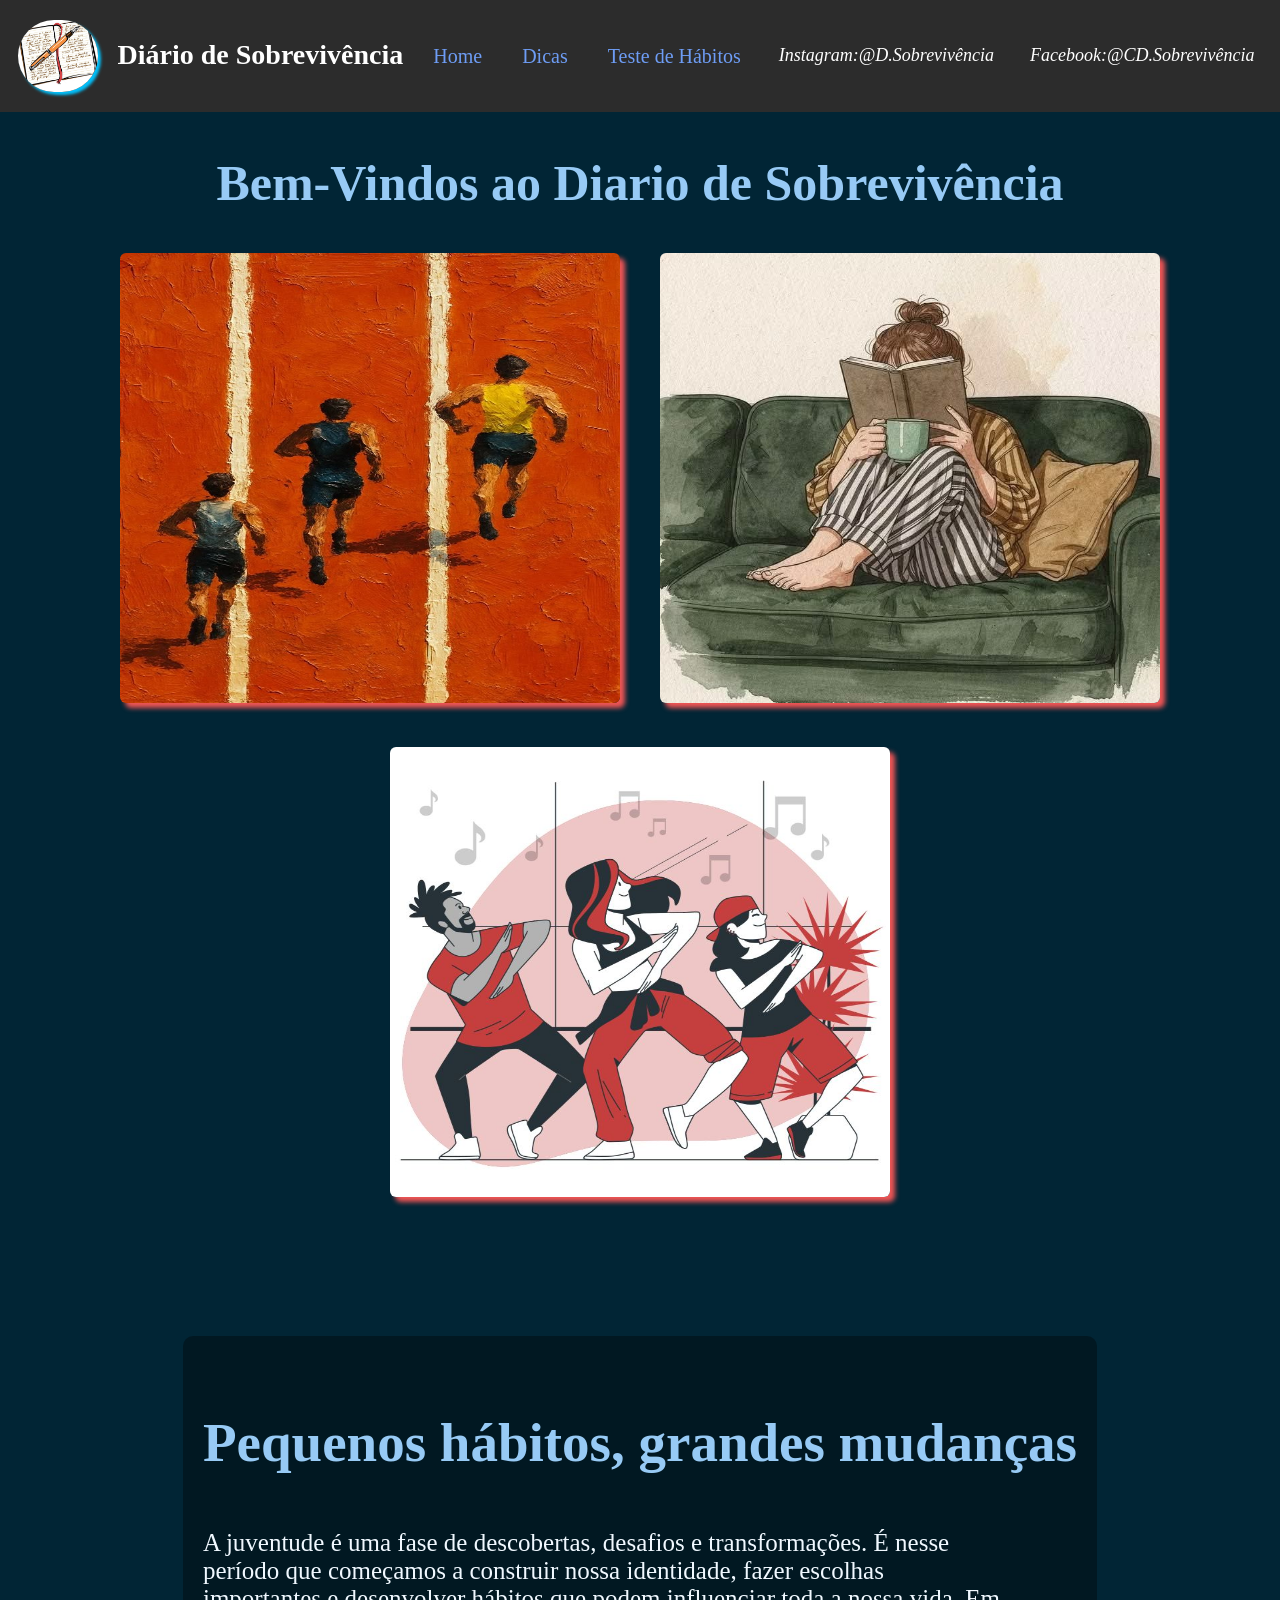
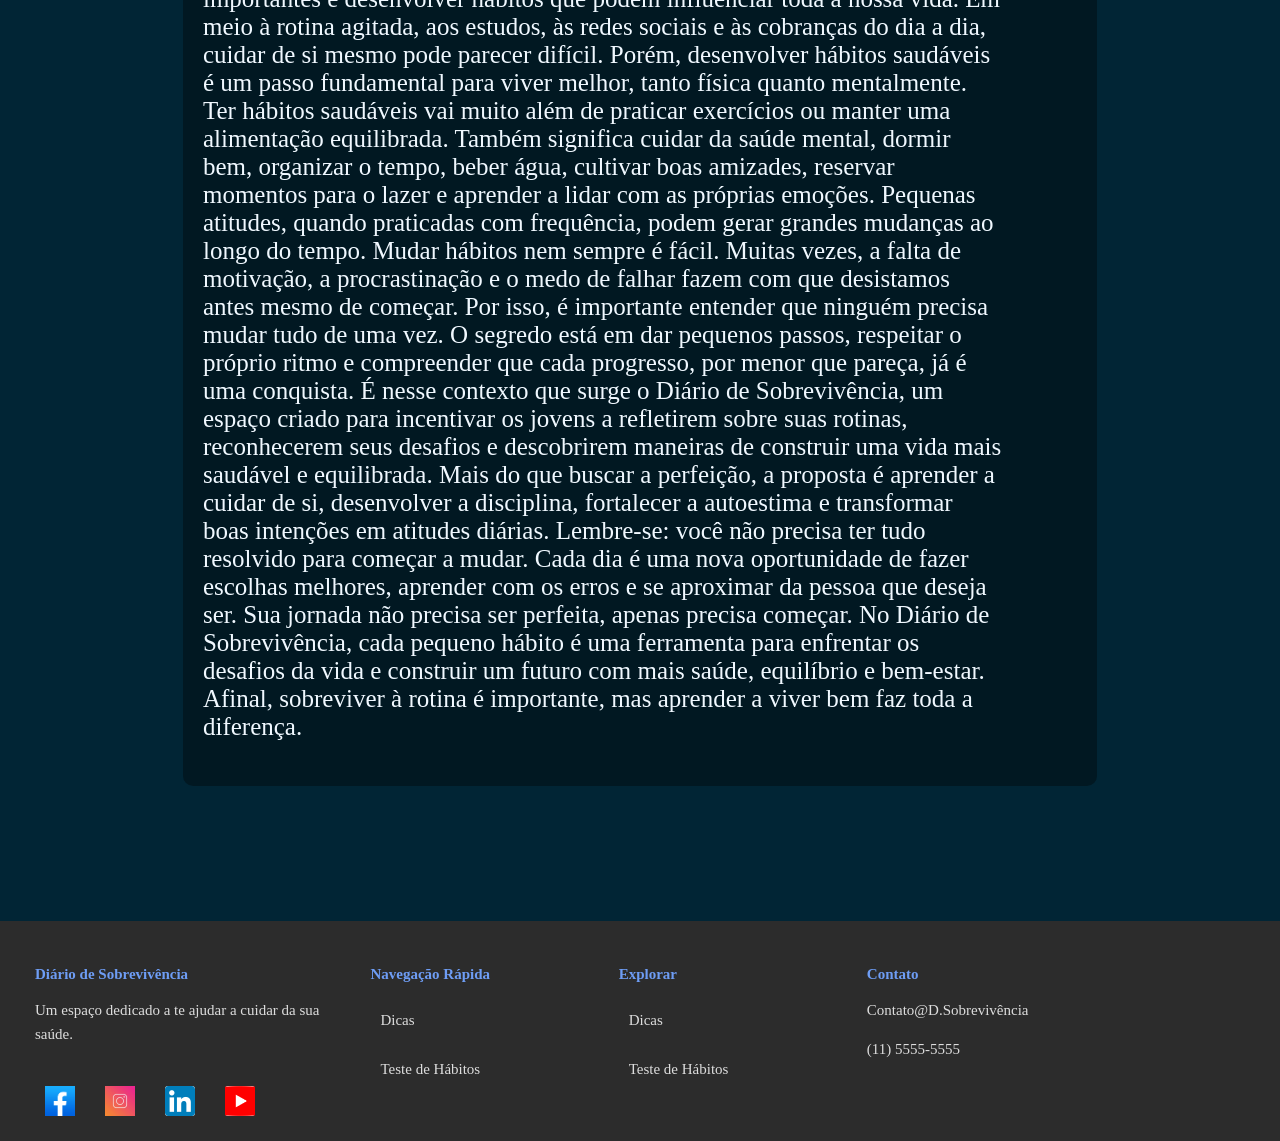
<file: index.html>
<!DOCTYPE html>
<html lang="en">
<head>
    <meta charset="UTF-8">
    <meta name="viewport" content="width=device-width, initial-scale=1.0">
    <title>Diario de Sobrevivência</title>
    <link rel="stylesheet" href="mitsuya.css">
</head>
<body>
      <header>
        <img src="log.png">
        <h1>Diário de Sobrevivência</h1>

        <a href="index.html">Home</a>
        <a href="dicas.html">Dicas</a>
        <a href="test.html">Teste de Hábitos</a>
        <i>Instagram:@D.Sobrevivência</i>
        <i>Facebook:@CD.Sobrevivência</i>
    </header>

    <h2>Bem-Vindos ao Diario de Sobrevivência</h2>

       <div class="V">
             <div class="susa">
              <img src="cor.png" alt="corrida">
            </div>

              <div class="susa">
               <img src="ler.png" alt="leitura">
            </div>

              <div class="susa">
                <img src="danc.png" alt="Dança">
            </div>

        </div>

         <div class="crucius">
        <div class="divEscura">
        <h3>Pequenos hábitos, grandes mudanças</h3>
        <p>A juventude é uma fase de descobertas, desafios e transformações. É nesse período que começamos a construir nossa identidade, fazer escolhas importantes e desenvolver hábitos que podem influenciar toda a nossa vida. Em meio à rotina agitada, aos estudos, às redes sociais e às cobranças do dia a dia, cuidar de si mesmo pode parecer difícil. Porém, desenvolver hábitos saudáveis é um passo fundamental para viver melhor, tanto física quanto mentalmente.

Ter hábitos saudáveis vai muito além de praticar exercícios ou manter uma alimentação equilibrada. Também significa cuidar da saúde mental, dormir bem, organizar o tempo, beber água, cultivar boas amizades, reservar momentos para o lazer e aprender a lidar com as próprias emoções. Pequenas atitudes, quando praticadas com frequência, podem gerar grandes mudanças ao longo do tempo.

Mudar hábitos nem sempre é fácil. Muitas vezes, a falta de motivação, a procrastinação e o medo de falhar fazem com que desistamos antes mesmo de começar. Por isso, é importante entender que ninguém precisa mudar tudo de uma vez. O segredo está em dar pequenos passos, respeitar o próprio ritmo e compreender que cada progresso, por menor que pareça, já é uma conquista.

É nesse contexto que surge o Diário de Sobrevivência, um espaço criado para incentivar os jovens a refletirem sobre suas rotinas, reconhecerem seus desafios e descobrirem maneiras de construir uma vida mais saudável e equilibrada. Mais do que buscar a perfeição, a proposta é aprender a cuidar de si, desenvolver a disciplina, fortalecer a autoestima e transformar boas intenções em atitudes diárias.

Lembre-se: você não precisa ter tudo resolvido para começar a mudar. Cada dia é uma nova oportunidade de fazer escolhas melhores, aprender com os erros e se aproximar da pessoa que deseja ser.

Sua jornada não precisa ser perfeita, apenas precisa começar. No Diário de Sobrevivência, cada pequeno hábito é uma ferramenta para enfrentar os desafios da vida e construir um futuro com mais saúde, equilíbrio e bem-estar. Afinal, sobreviver à rotina é importante, mas aprender a viver bem faz toda a diferença.</p>
</div>
    </div> 

      <footer>

    <div class="footer-container">


        <!-- LOGO / DESCRIÇÃO -->

        <div class="footer-coluna">

            <h4>Diário de Sobrevivência</h4>

            <p>
                Um espaço dedicado a te ajudar a cuidar da sua saúde.
            </p>


            <!-- REDES SOCIAIS -->

            <div class="redes">

                <a href="#">
                    <img src="face.png" alt="Facebook">
                </a>

                <a href="#">
                    <img src="insta.png" alt="Instagram">
                </a>

                <a href="#">
                    <img src="link.png" alt="Linkedin">
                </a>

                <a href="#">
                    <img src="you.png" alt="Youtube">
                </a>

            </div>

        </div>


        <!-- NAVEGAÇÃO -->

        <div class="footer-coluna">

            <h4>Navegação Rápida</h4>

            <a href="dicas.html">Dicas</a>

            <a href="test.html">Teste de Hábitos</a>


        </div>


        <!-- EXPLORAR -->

        <div class="footer-coluna">

            <h4>Explorar</h4>

            <a href="dicas.html">Dicas</a>


             <a href="test.html">Teste de Hábitos</a>



            
        </div>


        <!-- CONTATO -->

        <div class="footer-coluna">

            <h4>Contato</h4>

            <p>Contato@D.Sobrevivência</p>

            <p>(11) 5555-5555</p>

        </div>

    </div>
</footer>

      
</body>
</html>
</file>
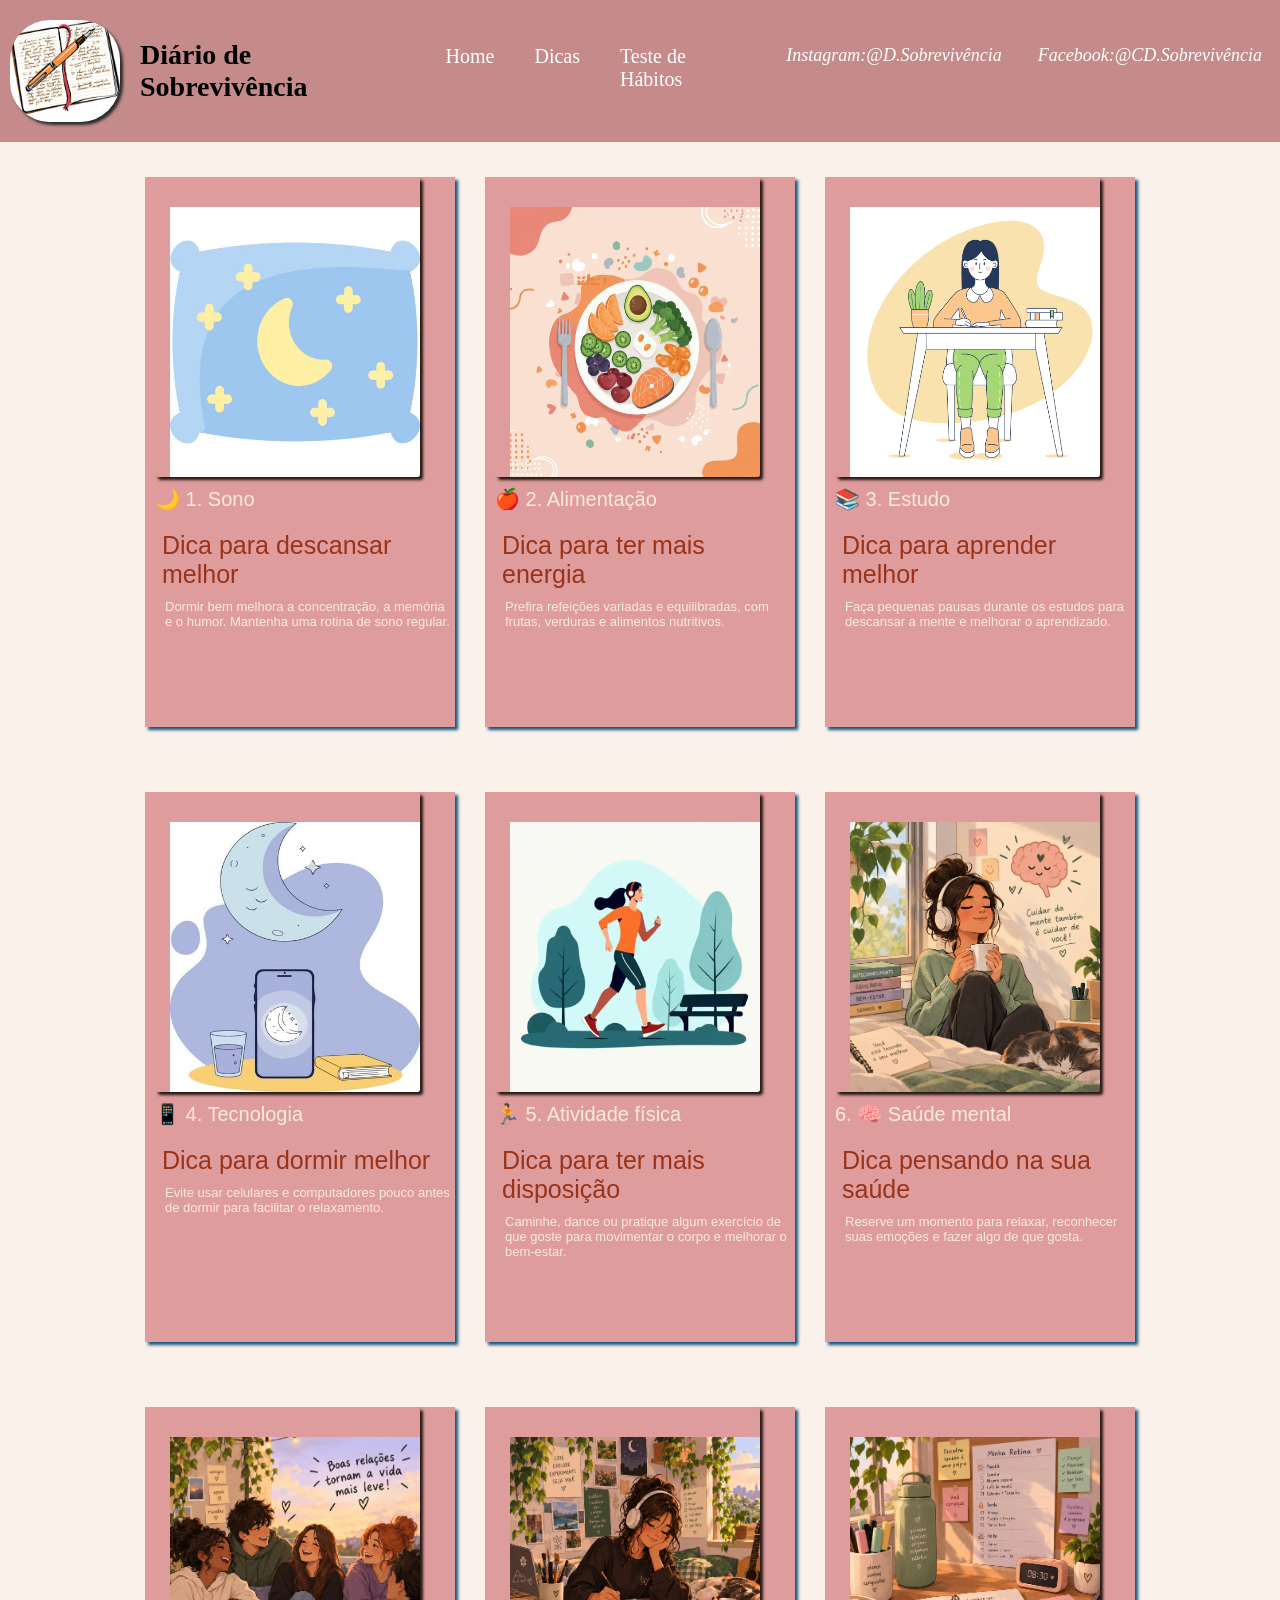
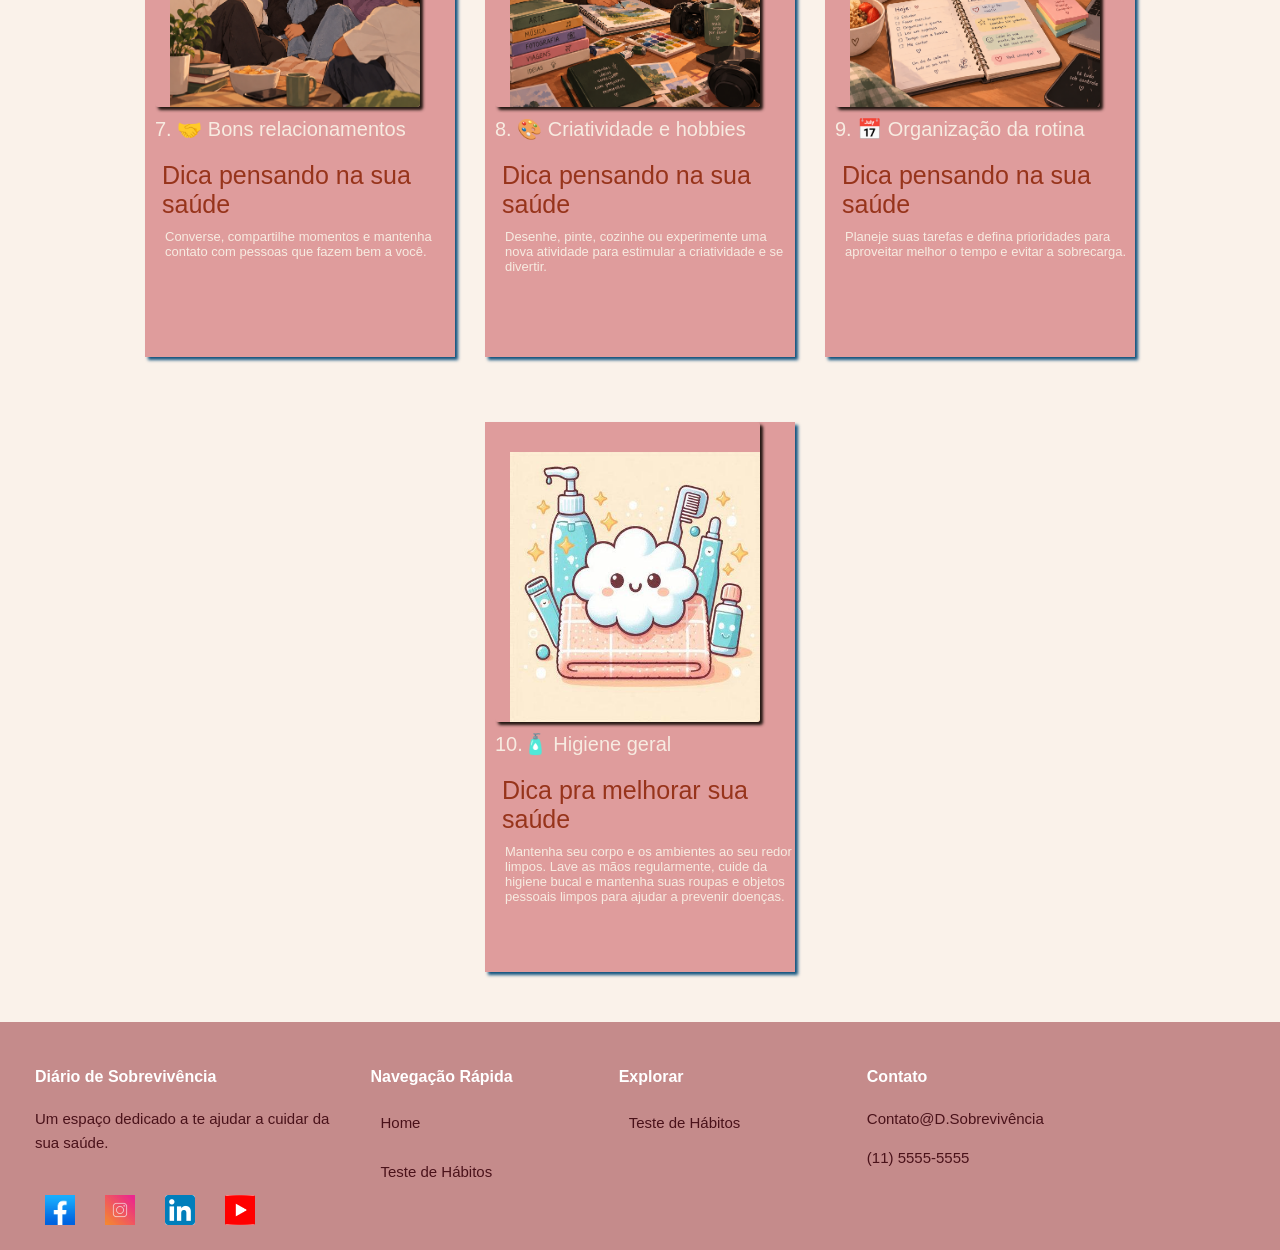
<file: dicas.html>
<!DOCTYPE html>
<html lang="en">
<head>
    <meta charset="UTF-8">
    <meta name="viewport" content="width=device-width, initial-scale=1.0">
    <title>Diário de Sobrevivência</title>
    <link rel="stylesheet" href="tutu.css">
</head>
<body>
      <header>
        <img src="log.png">
        <h1>Diário de Sobrevivência</h1>

        <a href="index.html">Home</a>
        <a href="dicas.html">Dicas</a>
        <a href="test.html">Teste de Hábitos</a>
        <i>Instagram:@D.Sobrevivência</i>
        <i>Facebook:@CD.Sobrevivência</i>
    </header>

     <section>
        <div class="conta">
           
        </div>
    </section>
    <script src="isis.js" defer></script>

       <footer>

    <div class="footer-container">


        <!-- LOGO / DESCRIÇÃO -->

        <div class="footer-coluna">

            <h4>Diário de Sobrevivência</h4>

            <p>
                Um espaço dedicado a te ajudar a cuidar da sua saúde.
            </p>


            <!-- REDES SOCIAIS -->

            <div class="redes">

                <a href="#">
                    <img src="face.png" alt="Facebook">
                </a>

                <a href="#">
                    <img src="insta.png" alt="Instagram">
                </a>

                <a href="#">
                    <img src="link.png" alt="Linkedin">
                </a>

                <a href="#">
                    <img src="you.png" alt="Youtube">
                </a>

            </div>

        </div>


        <!-- NAVEGAÇÃO -->

        <div class="footer-coluna">

            <h4>Navegação Rápida</h4>

            <a href="index.html">Home</a>

            <a href="test.html">Teste de Hábitos</a>

          

        </div>


        <!-- EXPLORAR -->

        <div class="footer-coluna">

            <h4>Explorar</h4>


             <a href="test.html">Teste de Hábitos</a>



            
        </div>


        <!-- CONTATO -->

        <div class="footer-coluna">

            <h4>Contato</h4>

            <p>Contato@D.Sobrevivência</p>

            <p>(11) 5555-5555</p>

        </div>

    </div>
</footer>


</body>
</html>
</file>
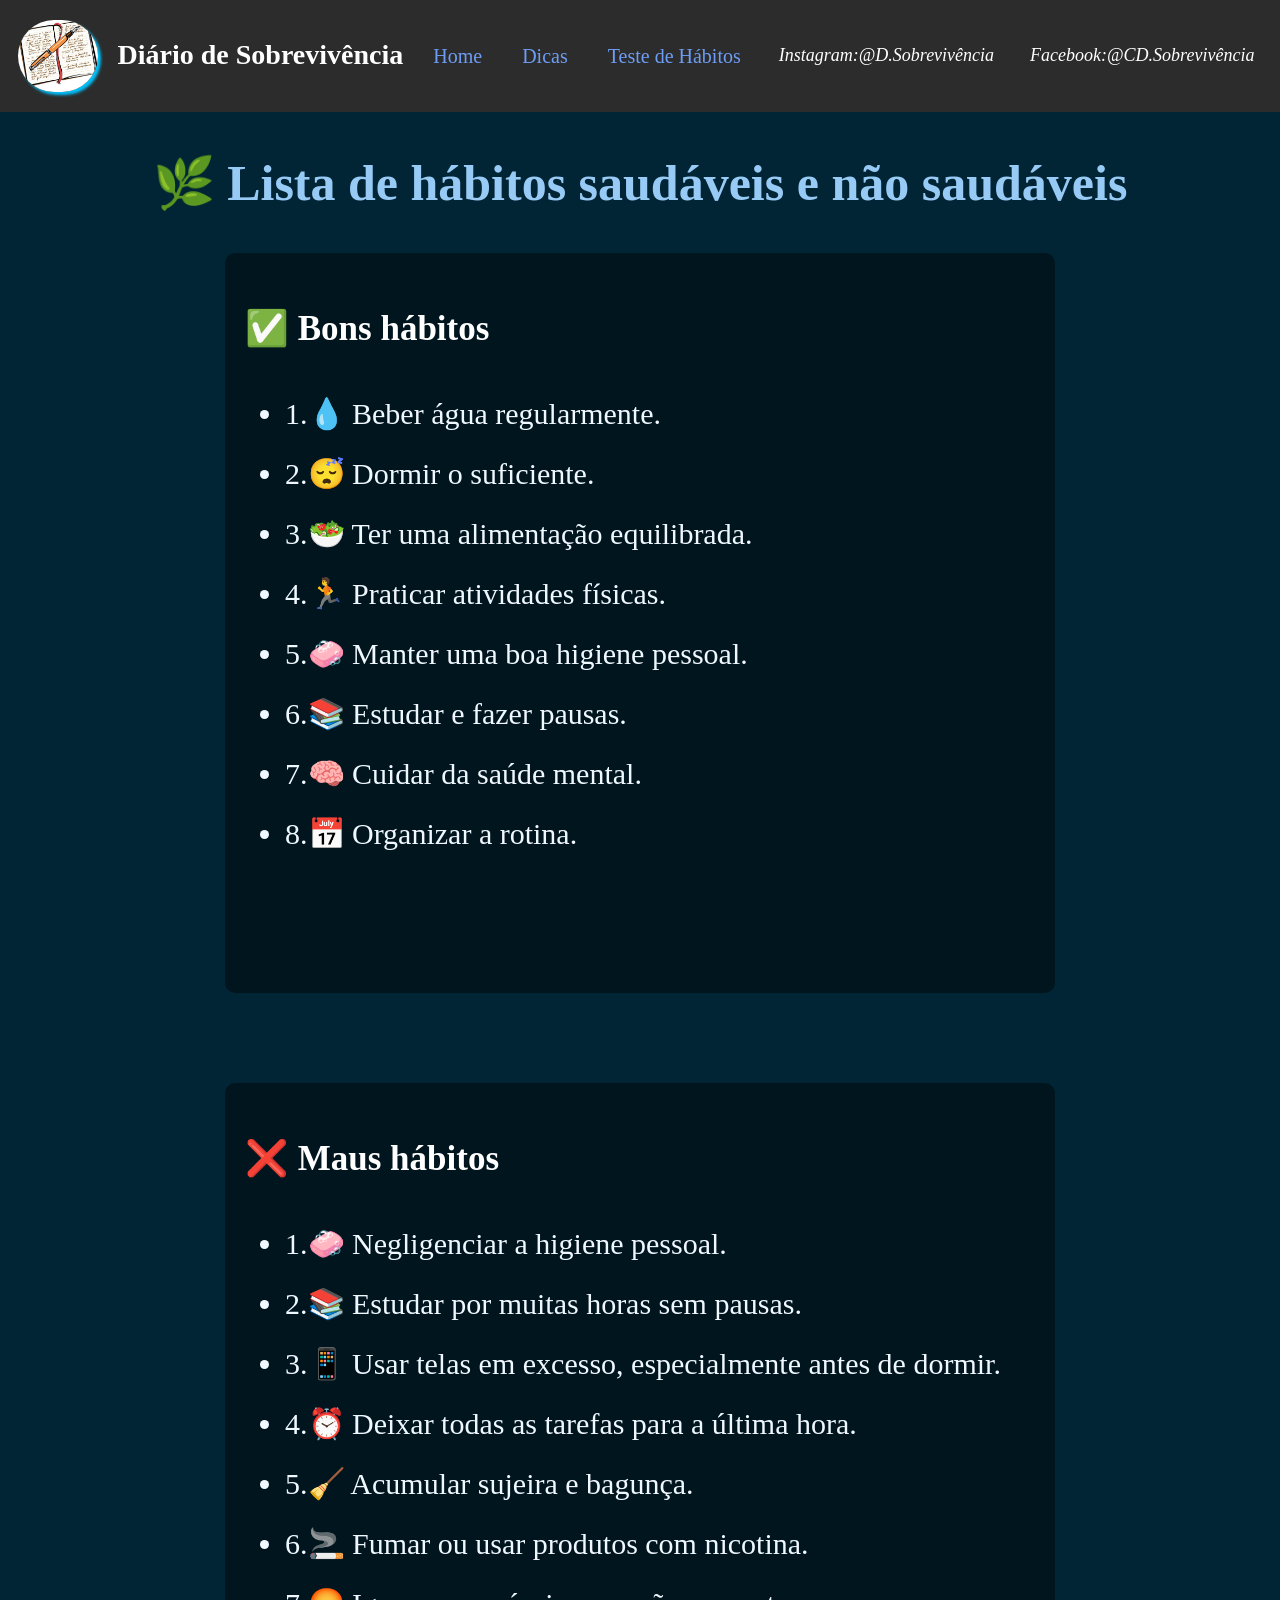
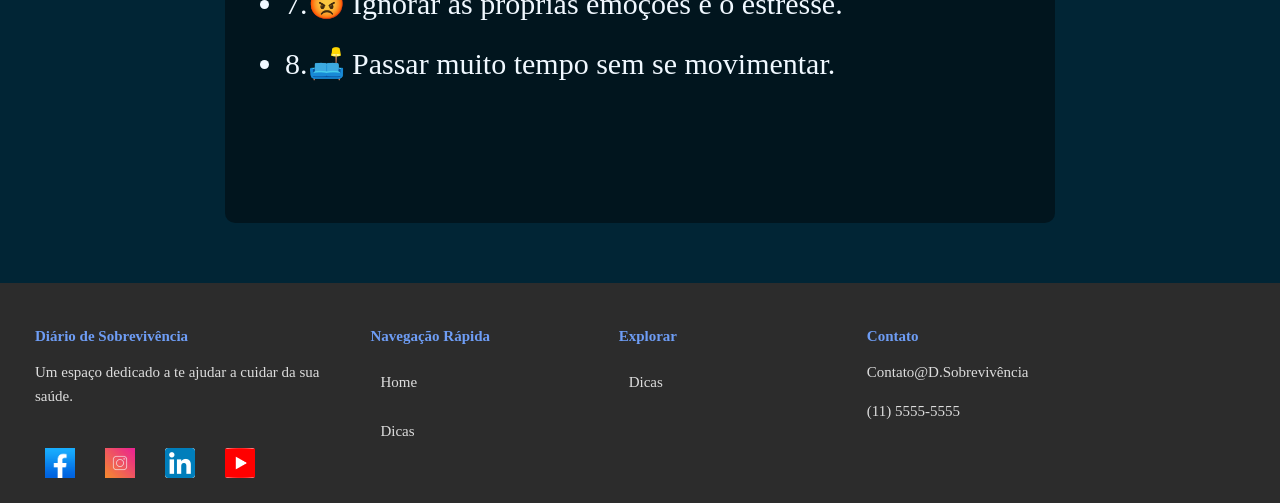
<file: test.html>
<!DOCTYPE html>
<html lang="en">
<head>
    <meta charset="UTF-8">
    <meta name="viewport" content="width=device-width, initial-scale=1.0">
    <title>Diário de Sobrevivência</title>
    <link rel="stylesheet" href="tuta.css">
</head>
<body>
      <header>
        <img src="log.png">
        <h1>Diário de Sobrevivência</h1>

        <a href="index.html">Home</a>
        <a href="dicas.html">Dicas</a>
        <a href="test.html">Teste de Hábitos</a>
        <i>Instagram:@D.Sobrevivência</i>
        <i>Facebook:@CD.Sobrevivência</i>
    </header>
<h2>🌿 Lista de hábitos saudáveis e não saudáveis</h2>
     <div class="container">
        <div class="divEscura">
        <h3>✅ Bons hábitos</h3>
        <ul>
          <li>1.💧 Beber água regularmente.</li>
          <li>2.😴 Dormir o suficiente. </li>
        <li>3.🥗 Ter uma alimentação equilibrada.</li>
        <li>4.🏃 Praticar atividades físicas.</li>
        <li>5.🧼 Manter uma boa higiene pessoal.</li>
        <li>6.📚 Estudar e fazer pausas.</li>
        <li>7.🧠 Cuidar da saúde mental.</li>
        <li>8.📅 Organizar a rotina.</li>
        </ul>
        </div>

         <div class="divEscura">
        <h3>❌ Maus hábitos</h3>
        <ul>
          <li>1.🧼 Negligenciar a higiene pessoal.</li>
          <li>2.📚 Estudar por muitas horas sem pausas. </li>
        <li>3.📱 Usar telas em excesso, especialmente antes de dormir.</li>
        <li>4.⏰ Deixar todas as tarefas para a última hora.</li>
        <li>5.🧹 Acumular sujeira e bagunça.</li>
        <li>6.🚬 Fumar ou usar produtos com nicotina.</li>
        <li>7.😡 Ignorar as próprias emoções e o estresse.</li>
        <li>8.🛋️ Passar muito tempo sem se movimentar.</li>
        </ul>
        </div>
      </div>

         <footer>

    <div class="footer-container">


        <!-- LOGO / DESCRIÇÃO -->

        <div class="footer-coluna">

            <h4>Diário de Sobrevivência</h4>

            <p>
                Um espaço dedicado a te ajudar a cuidar da sua saúde.
            </p>


            <!-- REDES SOCIAIS -->

            <div class="redes">

                <a href="#">
                    <img src="face.png" alt="Facebook">
                </a>

                <a href="#">
                    <img src="insta.png" alt="Instagram">
                </a>

                <a href="#">
                    <img src="link.png" alt="Linkedin">
                </a>

                <a href="#">
                    <img src="you.png" alt="Youtube">
                </a>

            </div>

        </div>


        <!-- NAVEGAÇÃO -->

        <div class="footer-coluna">

            <h4>Navegação Rápida</h4>

            <a href="index.html">Home</a>

            <a href="dicas.html">Dicas</a>


        </div>


        <!-- EXPLORAR -->

        <div class="footer-coluna">

            <h4>Explorar</h4>

            <a href="dicas.html">Dicas</a>





            
        </div>


        <!-- CONTATO -->

        <div class="footer-coluna">

            <h4>Contato</h4>

            <p>Contato@D.Sobrevivência</p>

            <p>(11) 5555-5555</p>

        </div>

    </div>
</footer>


</body>
</html>
</file>
<file: mitsuya.css>
body{
    margin: 0;
    background-color:  rgb(1, 37, 53);
}

header {
    background-color: #2c2c2c; 
    color: #ffffff; 
    padding: 20px 10px; 
    font-size: 14px;  
    display: flex;
    justify-content: center;
    gap: 20px;
}

 a {
    color: #6e9df5; 
    text-decoration: none;
    margin: 0 10px;
    margin-top: 25px;
    font-size: 20px;
   
}

 a:hover {
    text-decoration: none;
}


 header img{

  width: 80px;   
  height: auto;  
  border-radius: 40px;
  box-shadow:3px 3px 3px rgb(2, 193, 252); 
}

 i {
    margin: 0 8px;
    font-size: 18px;
    cursor: pointer;
    margin-top: 25px;
}

.V{
    display: flex;
    justify-content: center;
    gap: 40px;
    flex-wrap: wrap;
    margin-top: 20px;
}
.susa img{
    width: 500px;
    height: 450px;
    box-shadow: 5px 5px 5px #f05555;
    border-radius: 6px;
}

.susa:hover{
 transform: scale(1.05);
}

h2{
    display: flex;
    align-items: center;
    justify-content: center;
    font-family: Georgia, 'Times New Roman', Times, serif;
    font-size: 50px;
    color: #97caf5 ;
}

.crucius{
     display: flex;
    flex-direction: column;
    justify-content: center;
    align-items: center;
    height:100vh ;
  padding: 10px;
   margin-top: 200px;
   margin-bottom: 200px;
}
h3{
   font-family: Cambria, Cochin, Georgia, Times, 'Times New Roman', serif;
    font-size: 55px;
    color:  #97caf5;
   
}
 .crucius p{
  font-family: Cambria, Cochin, Georgia, Times, 'Times New Roman', serif;
    font-size: 25px;
   width: 800px;
   color: aliceblue;   
  
 }
 .divEscura{
    background-color: rgba(0, 0, 0, 0.356);
    padding: 20px;
    border-radius: 10px;

}

footer {
    background-color: #2c2c2c;
    color: white;
    padding-right: 160px;
}


.footer-container {

    max-width: 1050px;

    margin: auto;

    padding: 25px;

    display: grid;

    grid-template-columns:
        1.4fr 1fr 1fr 1fr;

    gap: 30px;
}


.footer-coluna h4 {

    color:  #6e9df5;

    font-size: 15px;

    margin-bottom: 12px;
}


.footer-coluna p,
.footer-coluna a {

    color: #ddd;

    font-size: 15px;

    line-height: 1.6;
}


.footer-coluna a {

    display: block;

    text-decoration: none;

    transition: 0.3s;
}


.footer-coluna a:hover {

    color: #1035b1;

    transform: translateX(4px);
}


/* REDES SOCIAIS */

.redes {

    display: flex;

    gap: 10px;

    margin-top: 12px;
}


.redes a {

    width: 30px;

    height: 30px;

    display: flex;

    align-items: center;

    justify-content: center;

    background-color: white;

    color: #0b4c55;

    border-radius: 3px;

    transition: 0.3s;
}


.redes a:hover {

    background-color: #588af7;

    transform: translateY(-4px);
}

.redes img{
    width: 100%;
    height: 100%;
    object-fit: cover;
}
</file>
<file: tutu.css>
body{
    background-color: #FAF2EA;
    font-family: Arial, Helvetica, sans-serif;
    color: black;
    margin: 0;
    height: 100vh;
    justify-content: center;
    align-items: center;
    font-family: Arial, Helvetica, sans-serif;
}

.conteiner{
   padding-left: 10px;
    background-color:rgb(223, 156, 156) ;
    width: 300px;
    height: 550px;
    box-shadow: 3px 3px 3px rgb(18, 83, 126);
    margin: 15px;
    margin-bottom: 50px;
    
}
.conteiner:hover{
    transform: scale(1.05);
}
.conta{
    display: flex;
    flex-wrap: wrap;
    justify-content: center;
    margin-top: 20px;

}
 .conta img{
    width: 250px;
    border-radius: 3px;
    box-shadow: 3px 3px 3px  #231712;
    display: flex;
    justify-content: center;
    padding-left: 15px;
    padding-top: 30px;
    height: 270px;
}
.texto-pequeno{
    font-size: 20px;
    margin-top: 10px;
    display: flex;
    font-family: Impact, Haettenschweiler, 'Arial Narrow Bold', sans-serif;
    color: #F7EBE1;

}
.pequeno{
    font-size: 13px;
    color: #F7EBE1;
    margin-top: 10px;
    display: flex;
    justify-content: right;
    margin-left: 10px;
    margin-bottom: 8px;
    
}
.Preço{
    font-size: 25px;
    color: rgb(151, 52, 27);
   margin-top: 7px;
    display: flex;
    justify-content: left;
    margin-left: 7px;
    margin-bottom: 2%;



}


header {
    background-color: #C58B8B; 
    color: #ffffff; 
    padding: 20px 10px; 
    font-size: 14px;  
    display: flex;
    justify-content: center;
    gap: 20px;
   font-family: Cambria, Cochin, Georgia, Times, 'Times New Roman', serif;
}

 a {
    color: white; 
    text-decoration: none;
    margin: 0 10px;
    margin-top: 25px;
    font-size: 20px;
   
}

 a:hover {
    text-decoration: none;
}


 header img{

  width: 110px;   
  height: auto;  
  border-radius: 40px;
  box-shadow:3px 3px 3px #2c2c2c; 
}

 i {
    margin: 0 8px;
    font-size: 18px;
    cursor: pointer;
    margin-top: 25px; 

}

footer {
    background-color: #C58B8B;

    color: white;
     padding-right: 160px;
}


.footer-container {

    max-width: 1050px;

    margin: auto;

    padding: 25px;

    display: grid;

    grid-template-columns:
        1.4fr 1fr 1fr 1fr;

    gap: 30px;
}


.footer-coluna h3 {

    color: white;

    font-size: 15px;

    margin-bottom: 12px;
}


.footer-coluna p,
.footer-coluna a {

    color: #4A121A;

    font-size: 15px;

    line-height: 1.6;
}


.footer-coluna a {

    display: block;

    text-decoration: none;

    transition: 0.3s;
}


.footer-coluna a:hover {

    color: #1035b1;

    transform: translateX(4px);
}


/* REDES SOCIAIS */

.redes {

    display: flex;

    gap: 10px;

    margin-top: 12px;
}


.redes a {

    width: 30px;

    height: 30px;

    display: flex;

    align-items: center;

    justify-content: center;

    background-color: white;

    color: #0b4c55;

    border-radius: 3px;

    transition: 0.3s;
}


.redes a:hover {

    background-color: #588af7;

    transform: translateY(-4px);
}

.redes img{
    width: 100%;
    height: 100%;
    object-fit: cover;
}
h1{
    color: black;
}
</file>
<file: tuta.css>
body{
    margin: 0;
    background-color: rgb(1, 37, 53);
}

header {
    background-color: #2c2c2c; 
    color: #ffffff; 
    padding: 20px 10px; 
    font-size: 14px;  
    display: flex;
    justify-content: center;
    gap: 20px;
}

 a {
    color: #6e9df5; 
    text-decoration: none;
    margin: 0 10px;
    margin-top: 25px;
    font-size: 20px;
   
}

 a:hover {
    text-decoration: none;
}


 header img{

  width: 80px;   
  height: auto;  
  border-radius: 40px;
  box-shadow:3px 3px 3px rgb(2, 193, 252); 
}

 i {
    margin: 0 8px;
    font-size: 18px;
    cursor: pointer;
    margin-top: 25px;
}

h2{
    display: flex;
    align-items: center;
    justify-content: center;
    font-family: Georgia, 'Times New Roman', Times, serif;
    font-size: 50px;
    color:#97caf5 ;
}

li{
    color: aliceblue;
    font-size: 30px;
   line-height: 60px;
}
.container{
     display: flex;
    flex-direction: column;
    justify-content: center;
    align-items: center;
    gap: 30px;   

}
h3{
    color: white;
    font-size: 35px;
}
.divEscura{
    background-color: rgba(0, 0, 0, 0.445);
    padding: 20px;
    border-radius: 10px;
    height: 700px;
    width: 790px;
    margin-bottom: 60px;

}

footer {
    background-color: #2c2c2c;
    color: white;
    padding-right: 160px;
}


.footer-container {

    max-width: 1050px;

    margin: auto;

    padding: 25px;

    display: grid;

    grid-template-columns:
        1.4fr 1fr 1fr 1fr;

    gap: 30px;
}


.footer-coluna h4 {

    color:  #6e9df5;

    font-size: 15px;

    margin-bottom: 12px;
}


.footer-coluna p,
.footer-coluna a {

    color: #ddd;

    font-size: 15px;

    line-height: 1.6;
}


.footer-coluna a {

    display: block;

    text-decoration: none;

    transition: 0.3s;
}


.footer-coluna a:hover {

    color: #1035b1;

    transform: translateX(4px);
}


/* REDES SOCIAIS */

.redes {

    display: flex;

    gap: 10px;

    margin-top: 12px;
}


.redes a {

    width: 30px;

    height: 30px;

    display: flex;

    align-items: center;

    justify-content: center;

    background-color: white;

    color: #0b4c55;

    border-radius: 3px;

    transition: 0.3s;
}


.redes a:hover {

    background-color: #588af7;

    transform: translateY(-4px);
}

.redes img{
    width: 100%;
    height: 100%;
    object-fit: cover;
}
</file>
